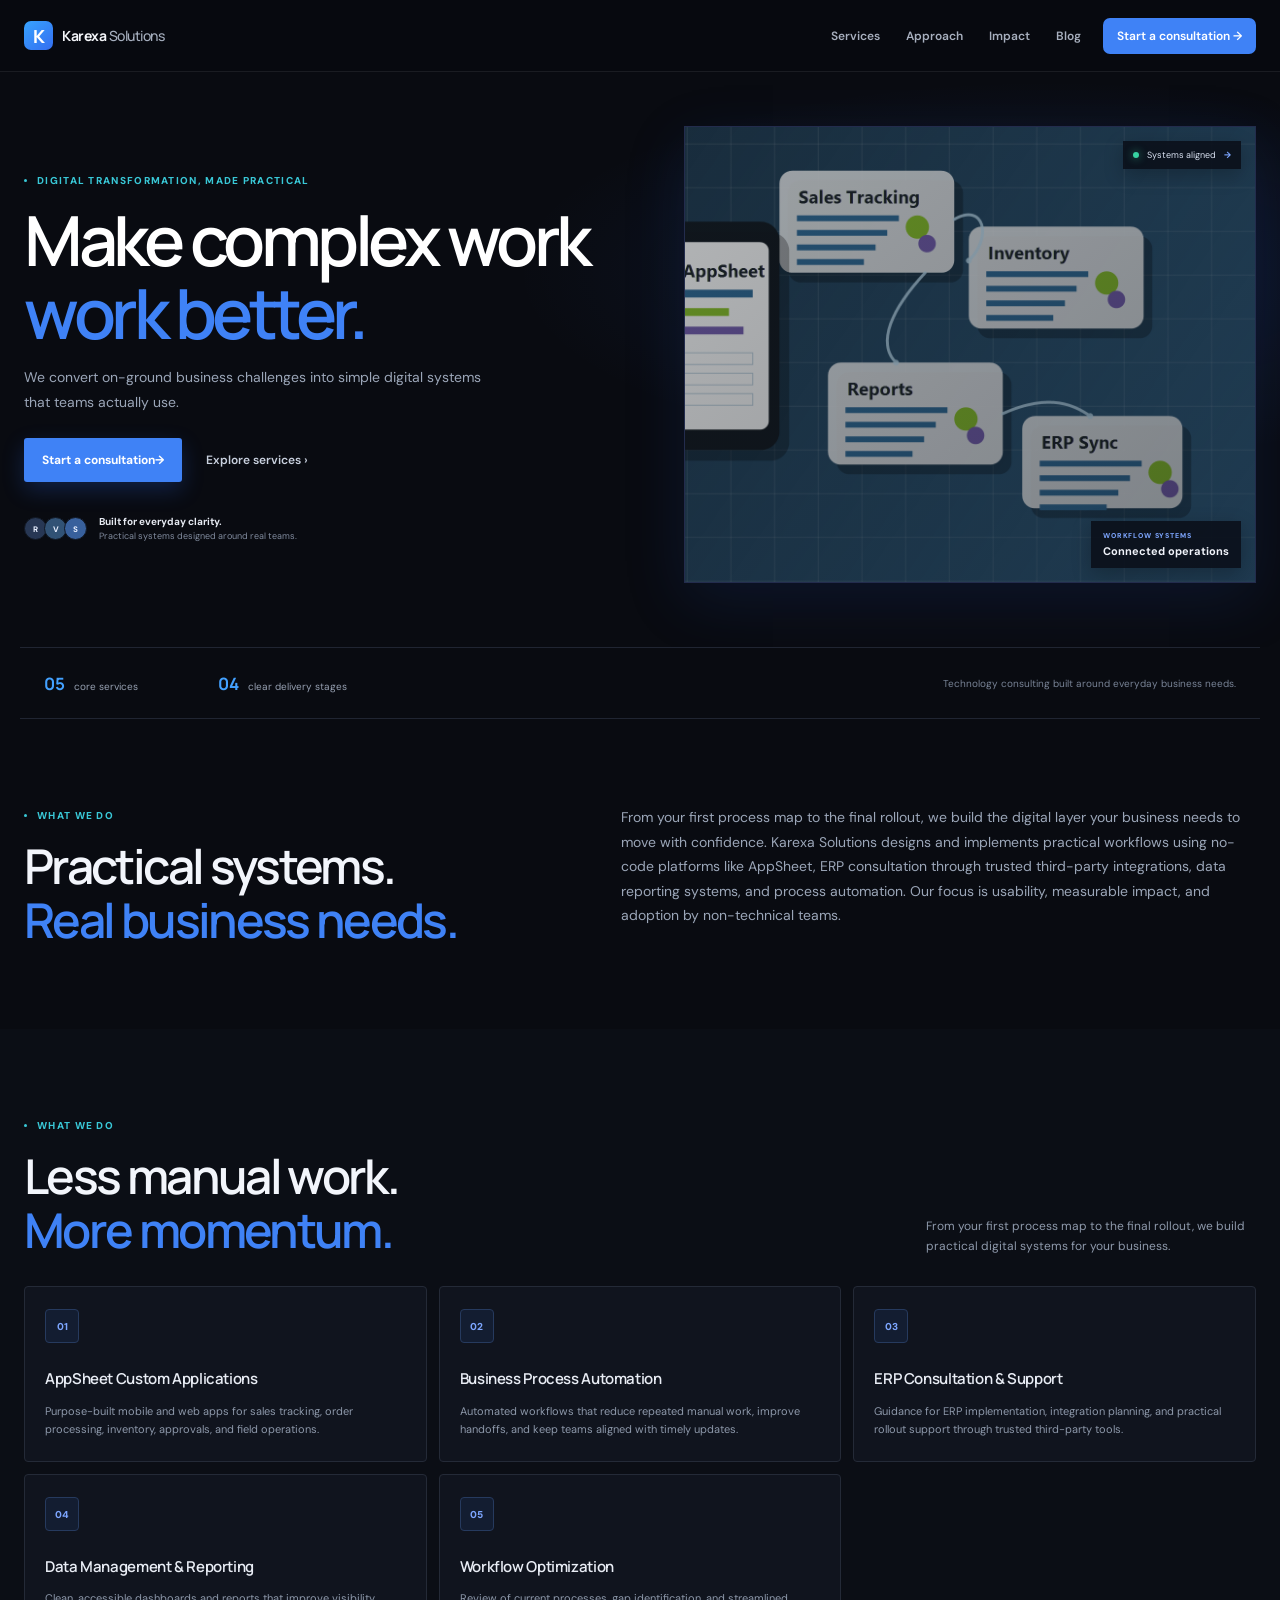
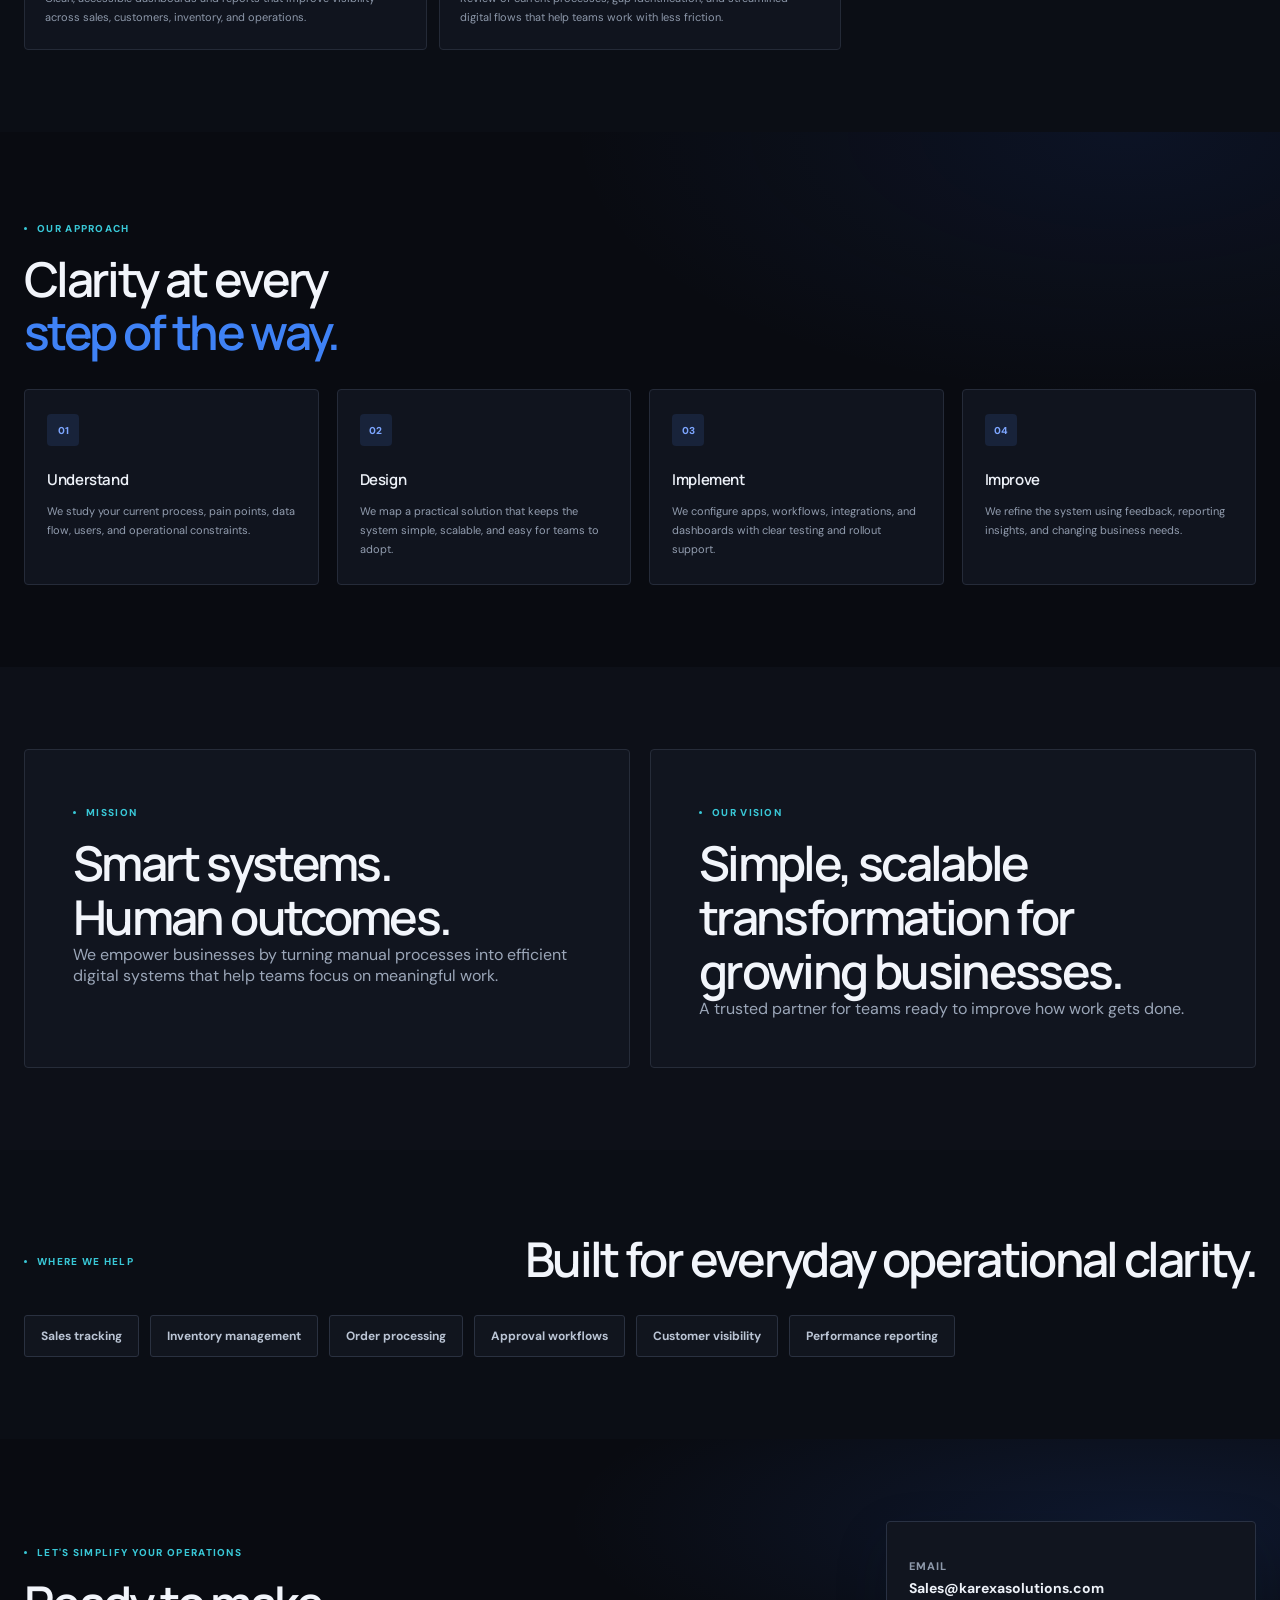
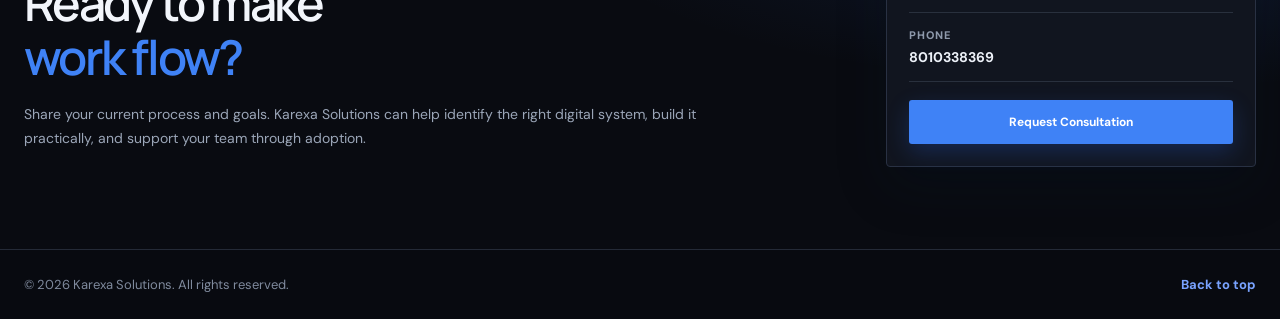
<file: index.html>
<!doctype html>
<html lang="en">
  <head>
    <meta charset="utf-8" />
    <meta name="viewport" content="width=device-width, initial-scale=1" />
    <title>Karexa Solutions | Smart Digital Workflows for Growing Businesses</title>
    <meta
      name="description"
      content="Karexa Solutions helps small and growing businesses move from manual operations to simple, scalable digital systems using AppSheet, automation, ERP support, and reporting."
    />
    <link rel="stylesheet" href="site.css?v=reference-dark-redesign-20261020" />
  </head>
  <body>
    <header class="site-header">
      <a class="brand" href="index.html" aria-label="Karexa Solutions home">
        <span class="brand-mark" aria-hidden="true">K</span>
        <span class="brand-name">Karexa <span>Solutions</span></span>
      </a>
      <button class="menu-toggle" type="button" aria-expanded="false" aria-controls="site-nav">
        <span></span>
        <span></span>
        <span></span>
      </button>
      <nav id="site-nav" class="site-nav" aria-label="Primary navigation">
        <a href="services.html">Services</a>
        <a href="approach.html">Approach</a>
        <a href="impact.html">Impact</a>
        <a href="blog.html">Blog</a>
        <a href="contact.html">Start a consultation <span aria-hidden="true">→</span></a>
      </nav>
    </header>

    <main id="top">
      <section class="hero" aria-labelledby="hero-title">
        <div class="hero-content">
          <p class="eyebrow">Digital transformation, made practical</p>
          <h1 id="hero-title">Make complex work <span class="hero-highlight">work better.</span></h1>
          <p class="hero-copy">
            We convert on-ground business challenges into simple digital systems that teams actually use.
          </p>
          <div class="hero-actions">
            <a class="button primary" href="contact.html#inquiry-form">Start a consultation <span aria-hidden="true">→</span></a>
            <a class="text-link" href="services.html">Explore services <span aria-hidden="true">›</span></a>
          </div>
          <div class="hero-proof">
            <div class="proof-avatars" aria-hidden="true"><span>R</span><span>V</span><span>S</span></div>
            <p><strong>Built for everyday clarity.</strong><br />Practical systems designed around real teams.</p>
          </div>
        </div>
        <div class="hero-visual">
          <img src="assets/karexa-workflow-hero.png" alt="Connected AppSheet, sales, inventory, reporting, and ERP workflows" />
          <div class="visual-status"><span></span> Systems aligned <strong>→</strong></div>
          <div class="visual-caption"><span>WORKFLOW SYSTEMS</span><strong>Connected operations</strong></div>
        </div>
      </section>

      <section class="metrics-strip" aria-label="Karexa at a glance">
        <div><strong>05</strong><span>core services</span></div>
        <div><strong>04</strong><span>clear delivery stages</span></div>
        <p>Technology consulting built around everyday business needs.</p>
      </section>

      <section class="intro" aria-label="Company overview">
        <div class="intro-text">
          <span class="section-kicker">What we do</span>
          <h2>Practical systems.<br /><span class="accent-text">Real business needs.</span></h2>
        </div>
        <p>
          From your first process map to the final rollout, we build the digital layer your business needs to move with confidence.
          Karexa Solutions designs and implements practical workflows using no-code platforms like AppSheet,
          ERP consultation through trusted third-party integrations, data reporting systems, and process automation.
          Our focus is usability, measurable impact, and adoption by non-technical teams.
        </p>
      </section>

      <section id="services" class="section">
        <div class="section-head">
          <div>
            <span class="section-kicker">What we do</span>
            <h2>Less manual work.<br /><span class="accent-text">More momentum.</span></h2>
          </div>
          <p>From your first process map to the final rollout, we build practical digital systems for your business.</p>
        </div>
        <div class="service-grid">
          <article class="service-card">
            <span class="service-icon">01</span>
            <h3>AppSheet Custom Applications</h3>
            <p>Purpose-built mobile and web apps for sales tracking, order processing, inventory, approvals, and field operations.</p>
          </article>
          <article class="service-card">
            <span class="service-icon">02</span>
            <h3>Business Process Automation</h3>
            <p>Automated workflows that reduce repeated manual work, improve handoffs, and keep teams aligned with timely updates.</p>
          </article>
          <article class="service-card">
            <span class="service-icon">03</span>
            <h3>ERP Consultation & Support</h3>
            <p>Guidance for ERP implementation, integration planning, and practical rollout support through trusted third-party tools.</p>
          </article>
          <article class="service-card">
            <span class="service-icon">04</span>
            <h3>Data Management & Reporting</h3>
            <p>Clean, accessible dashboards and reports that improve visibility across sales, customers, inventory, and operations.</p>
          </article>
          <article class="service-card">
            <span class="service-icon">05</span>
            <h3>Workflow Optimization</h3>
            <p>Review of current processes, gap identification, and streamlined digital flows that help teams work with less friction.</p>
          </article>
        </div>
      </section>

      <section id="approach" class="approach">
        <div class="section-head">
          <span class="section-kicker">Our approach</span>
          <h2>Clarity at every<br /><span class="accent-text">step of the way.</span></h2>
        </div>
        <div class="steps">
          <article>
            <span>01</span>
            <h3>Understand</h3>
            <p>We study your current process, pain points, data flow, users, and operational constraints.</p>
          </article>
          <article>
            <span>02</span>
            <h3>Design</h3>
            <p>We map a practical solution that keeps the system simple, scalable, and easy for teams to adopt.</p>
          </article>
          <article>
            <span>03</span>
            <h3>Implement</h3>
            <p>We configure apps, workflows, integrations, and dashboards with clear testing and rollout support.</p>
          </article>
          <article>
            <span>04</span>
            <h3>Improve</h3>
            <p>We refine the system using feedback, reporting insights, and changing business needs.</p>
          </article>
        </div>
      </section>

      <section id="impact" class="impact">
        <div>
          <span class="section-kicker">Mission</span>
          <h2>Smart systems.<br />Human outcomes.</h2>
          <p>We empower businesses by turning manual processes into efficient digital systems that help teams focus on meaningful work.</p>
        </div>
        <div>
          <span class="section-kicker">Our vision</span>
          <h2>Simple, scalable transformation for growing businesses.</h2>
          <p>A trusted partner for teams ready to improve how work gets done.</p>
        </div>
      </section>

      <section class="use-cases section">
        <div class="section-head">
          <span class="section-kicker">Where we help</span>
          <h2>Built for everyday operational clarity.</h2>
        </div>
        <div class="use-case-list">
          <span>Sales tracking</span>
          <span>Inventory management</span>
          <span>Order processing</span>
          <span>Approval workflows</span>
          <span>Customer visibility</span>
          <span>Performance reporting</span>
        </div>
      </section>

      <section id="contact" class="contact">
        <div>
          <span class="section-kicker">Let's simplify your operations</span>
          <h2>Ready to make<br /><span class="accent-text">work flow?</span></h2>
          <p>
            Share your current process and goals. Karexa Solutions can help identify the right digital system,
            build it practically, and support your team through adoption.
          </p>
        </div>
        <div class="contact-panel">
          <a class="contact-line" href="mailto:Sales@karexasolutions.com">
            <span>Email</span>
            <strong>Sales@karexasolutions.com</strong>
          </a>
          <a class="contact-line" href="tel:+918010338369">
            <span>Phone</span>
            <strong>8010338369</strong>
          </a>
          <a class="button primary full" href="mailto:Sales@karexasolutions.com?subject=Digital%20Transformation%20Consultation">Request Consultation</a>
        </div>
      </section>
    </main>

    <footer class="footer">
      <p>&copy; <span id="year"></span> Karexa Solutions. All rights reserved.</p>
      <a href="#top">Back to top</a>
    </footer>

    <script src="site.js"></script>
  </body>
</html>
</file>
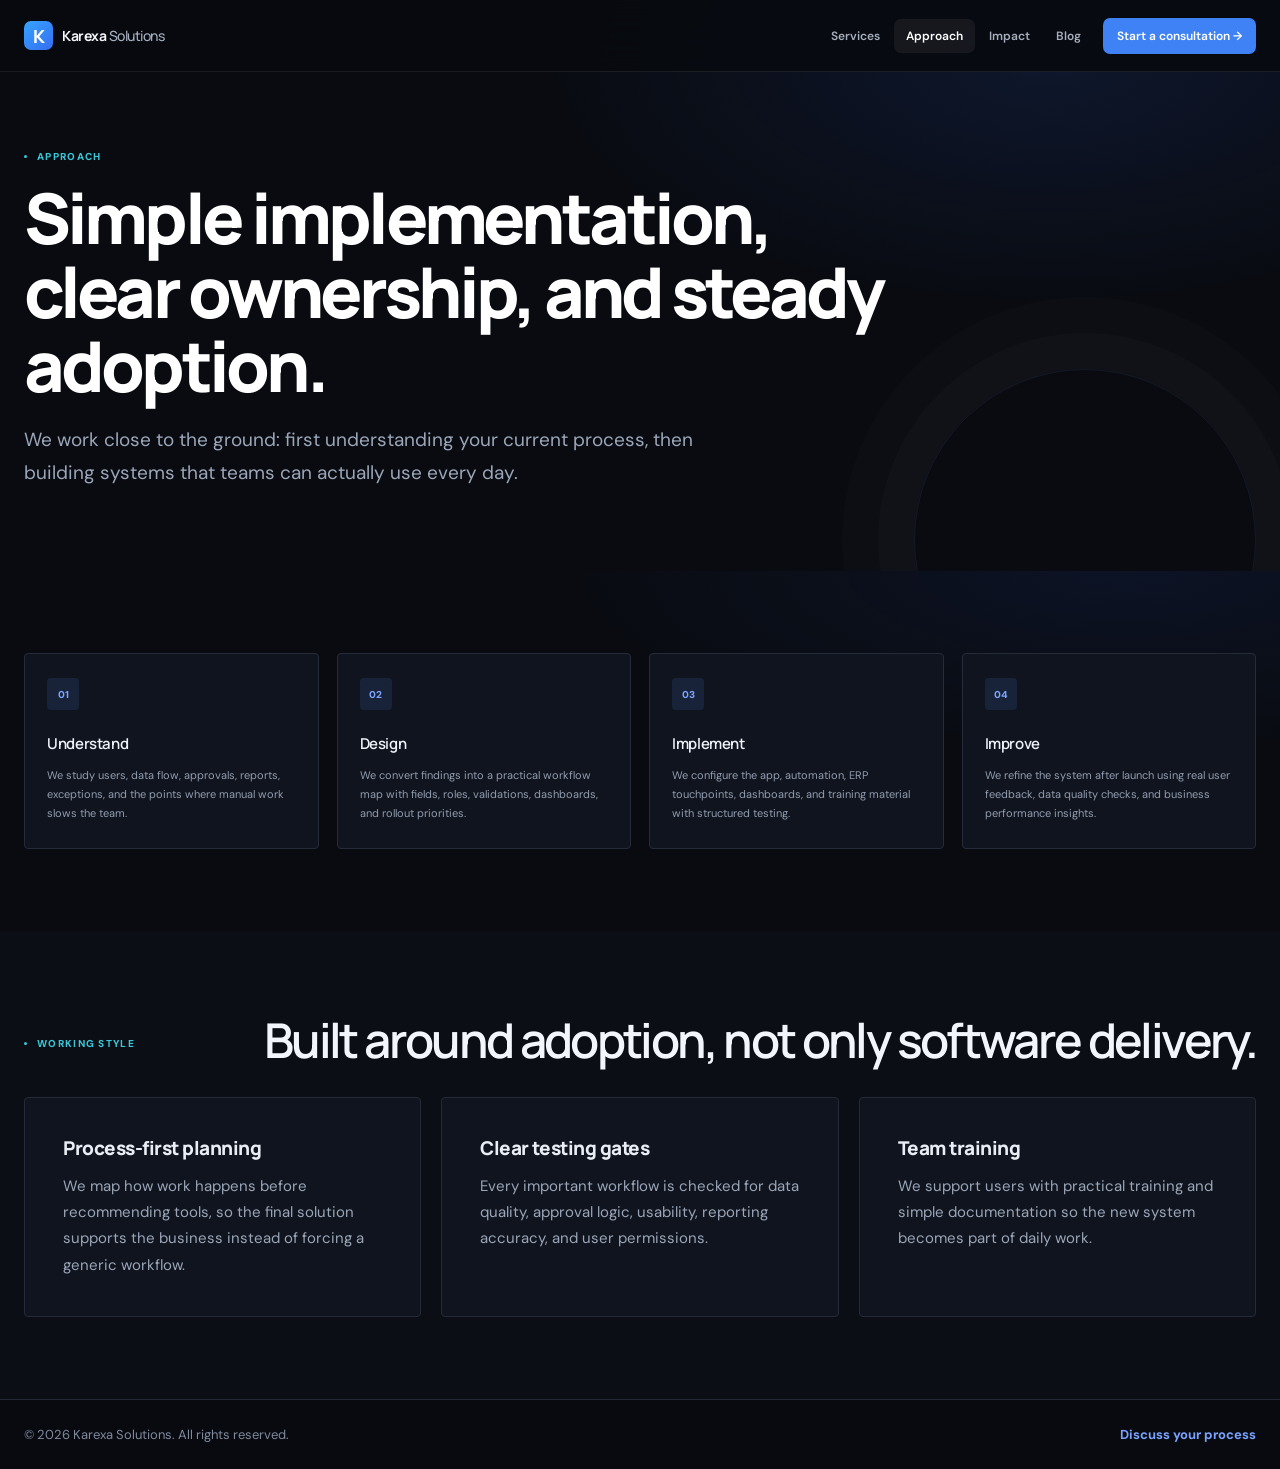
<file: approach.html>
<!doctype html>
<html lang="en">
  <head>
    <meta charset="utf-8" />
    <meta name="viewport" content="width=device-width, initial-scale=1" />
    <title>Approach | Karexa Solutions</title>
    <meta
      name="description"
      content="Learn how Karexa Solutions studies, designs, implements, and improves digital workflows for small and growing businesses."
    />
    <link rel="stylesheet" href="site.css?v=reference-dark-redesign-20261020" />
  </head>
  <body>
    <header class="site-header">
      <a class="brand" href="index.html" aria-label="Karexa Solutions home">
        <span class="brand-mark" aria-hidden="true">K</span>
        <span class="brand-name">Karexa <span>Solutions</span></span>
      </a>
      <button class="menu-toggle" type="button" aria-expanded="false" aria-controls="site-nav">
        <span></span>
        <span></span>
        <span></span>
      </button>
      <nav id="site-nav" class="site-nav" aria-label="Primary navigation">
        <a href="services.html">Services</a>
        <a class="active" href="approach.html">Approach</a>
        <a href="impact.html">Impact</a>
        <a href="blog.html">Blog</a>
        <a href="contact.html">Start a consultation <span aria-hidden="true">→</span></a>
      </nav>
    </header>

    <main>
      <section class="page-hero">
        <span class="section-kicker">Approach</span>
        <h1>Simple implementation, clear ownership, and steady adoption.</h1>
        <p>
          We work close to the ground: first understanding your current process,
          then building systems that teams can actually use every day.
        </p>
      </section>

      <section class="approach process-page">
        <div class="steps">
          <article>
            <span>01</span>
            <h3>Understand</h3>
            <p>We study users, data flow, approvals, reports, exceptions, and the points where manual work slows the team.</p>
          </article>
          <article>
            <span>02</span>
            <h3>Design</h3>
            <p>We convert findings into a practical workflow map with fields, roles, validations, dashboards, and rollout priorities.</p>
          </article>
          <article>
            <span>03</span>
            <h3>Implement</h3>
            <p>We configure the app, automation, ERP touchpoints, dashboards, and training material with structured testing.</p>
          </article>
          <article>
            <span>04</span>
            <h3>Improve</h3>
            <p>We refine the system after launch using real user feedback, data quality checks, and business performance insights.</p>
          </article>
        </div>
      </section>

      <section class="section">
        <div class="section-head">
          <span class="section-kicker">Working style</span>
          <h2>Built around adoption, not only software delivery.</h2>
        </div>
        <div class="feature-list">
          <article>
            <h3>Process-first planning</h3>
            <p>We map how work happens before recommending tools, so the final solution supports the business instead of forcing a generic workflow.</p>
          </article>
          <article>
            <h3>Clear testing gates</h3>
            <p>Every important workflow is checked for data quality, approval logic, usability, reporting accuracy, and user permissions.</p>
          </article>
          <article>
            <h3>Team training</h3>
            <p>We support users with practical training and simple documentation so the new system becomes part of daily work.</p>
          </article>
        </div>
      </section>
    </main>

    <footer class="footer">
      <p>&copy; <span id="year"></span> Karexa Solutions. All rights reserved.</p>
      <a href="contact.html">Discuss your process</a>
    </footer>

    <script src="site.js"></script>
  </body>
</html>
</file>
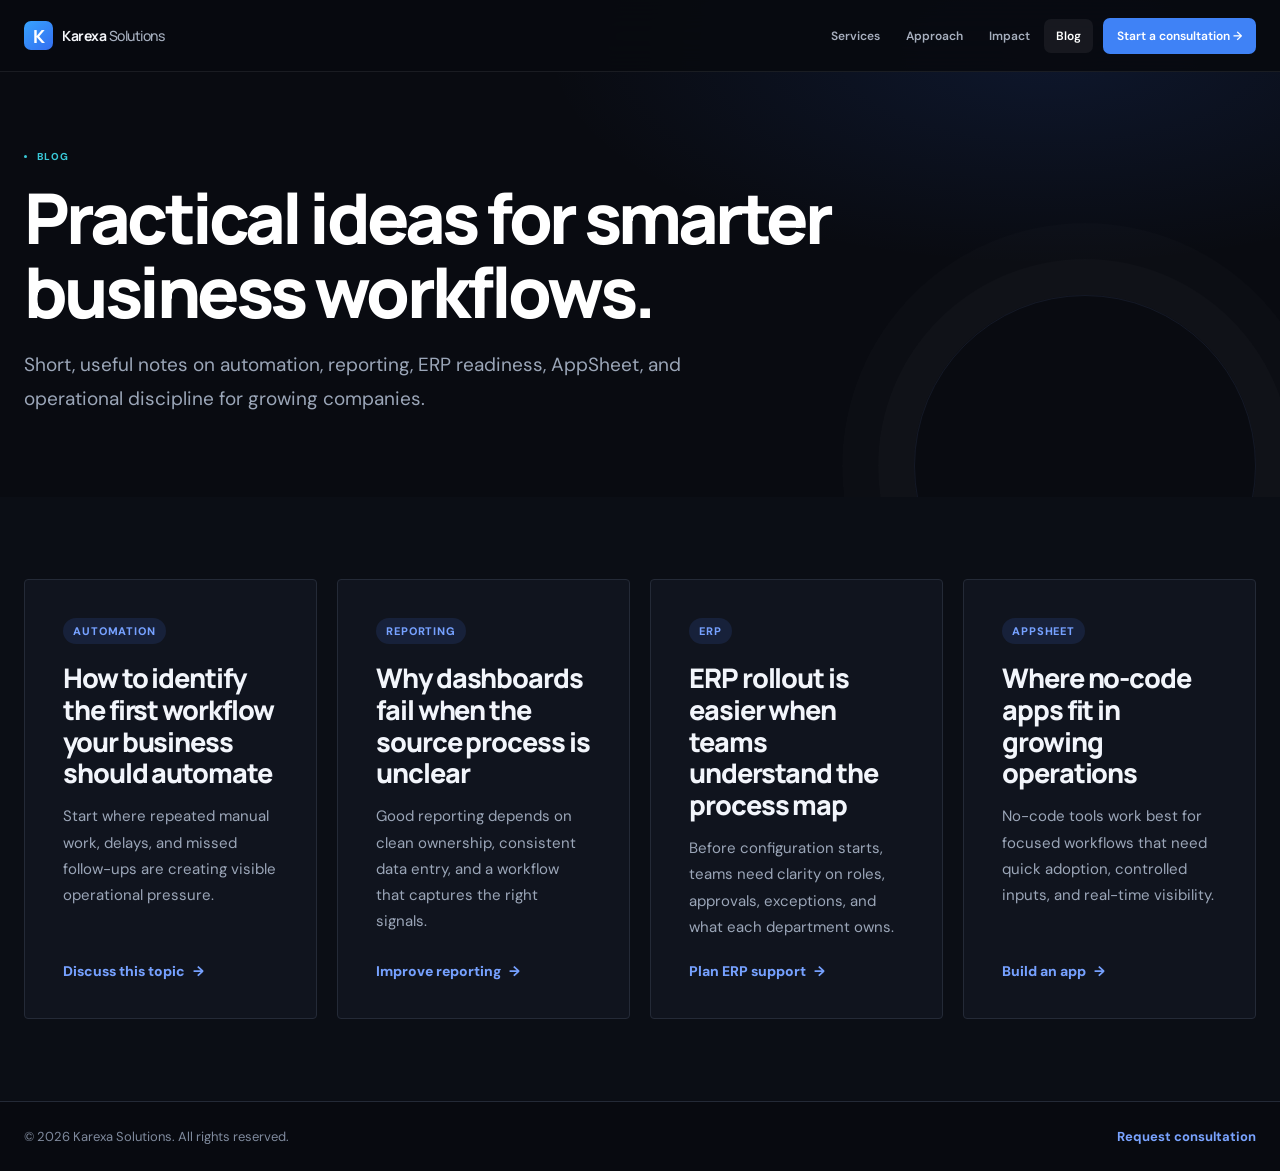
<file: blog.html>
<!doctype html>
<html lang="en">
  <head>
    <meta charset="utf-8" />
    <meta name="viewport" content="width=device-width, initial-scale=1" />
    <title>Blog | Karexa Solutions</title>
    <meta
      name="description"
      content="Read Karexa Solutions insights on AppSheet, workflow automation, ERP rollout, reporting dashboards, and digital transformation for growing businesses."
    />
    <link rel="stylesheet" href="site.css?v=reference-dark-redesign-20261020" />
  </head>
  <body>
    <header class="site-header">
      <a class="brand" href="index.html" aria-label="Karexa Solutions home">
        <span class="brand-mark" aria-hidden="true">K</span>
        <span class="brand-name">Karexa <span>Solutions</span></span>
      </a>
      <button class="menu-toggle" type="button" aria-expanded="false" aria-controls="site-nav">
        <span></span>
        <span></span>
        <span></span>
      </button>
      <nav id="site-nav" class="site-nav" aria-label="Primary navigation">
        <a href="services.html">Services</a>
        <a href="approach.html">Approach</a>
        <a href="impact.html">Impact</a>
        <a class="active" href="blog.html">Blog</a>
        <a href="contact.html">Start a consultation <span aria-hidden="true">→</span></a>
      </nav>
    </header>

    <main>
      <section class="page-hero">
        <span class="section-kicker">Blog</span>
        <h1>Practical ideas for smarter business workflows.</h1>
        <p>
          Short, useful notes on automation, reporting, ERP readiness, AppSheet,
          and operational discipline for growing companies.
        </p>
      </section>

      <section class="section">
        <div class="blog-grid">
          <article class="blog-card">
            <span>Automation</span>
            <h2>How to identify the first workflow your business should automate</h2>
            <p>Start where repeated manual work, delays, and missed follow-ups are creating visible operational pressure.</p>
            <a href="contact.html">Discuss this topic</a>
          </article>
          <article class="blog-card">
            <span>Reporting</span>
            <h2>Why dashboards fail when the source process is unclear</h2>
            <p>Good reporting depends on clean ownership, consistent data entry, and a workflow that captures the right signals.</p>
            <a href="contact.html">Improve reporting</a>
          </article>
          <article class="blog-card">
            <span>ERP</span>
            <h2>ERP rollout is easier when teams understand the process map</h2>
            <p>Before configuration starts, teams need clarity on roles, approvals, exceptions, and what each department owns.</p>
            <a href="contact.html">Plan ERP support</a>
          </article>
          <article class="blog-card">
            <span>AppSheet</span>
            <h2>Where no-code apps fit in growing operations</h2>
            <p>No-code tools work best for focused workflows that need quick adoption, controlled inputs, and real-time visibility.</p>
            <a href="contact.html">Build an app</a>
          </article>
        </div>
      </section>
    </main>

    <footer class="footer">
      <p>&copy; <span id="year"></span> Karexa Solutions. All rights reserved.</p>
      <a href="contact.html">Request consultation</a>
    </footer>

    <script src="site.js"></script>
  </body>
</html>
</file>
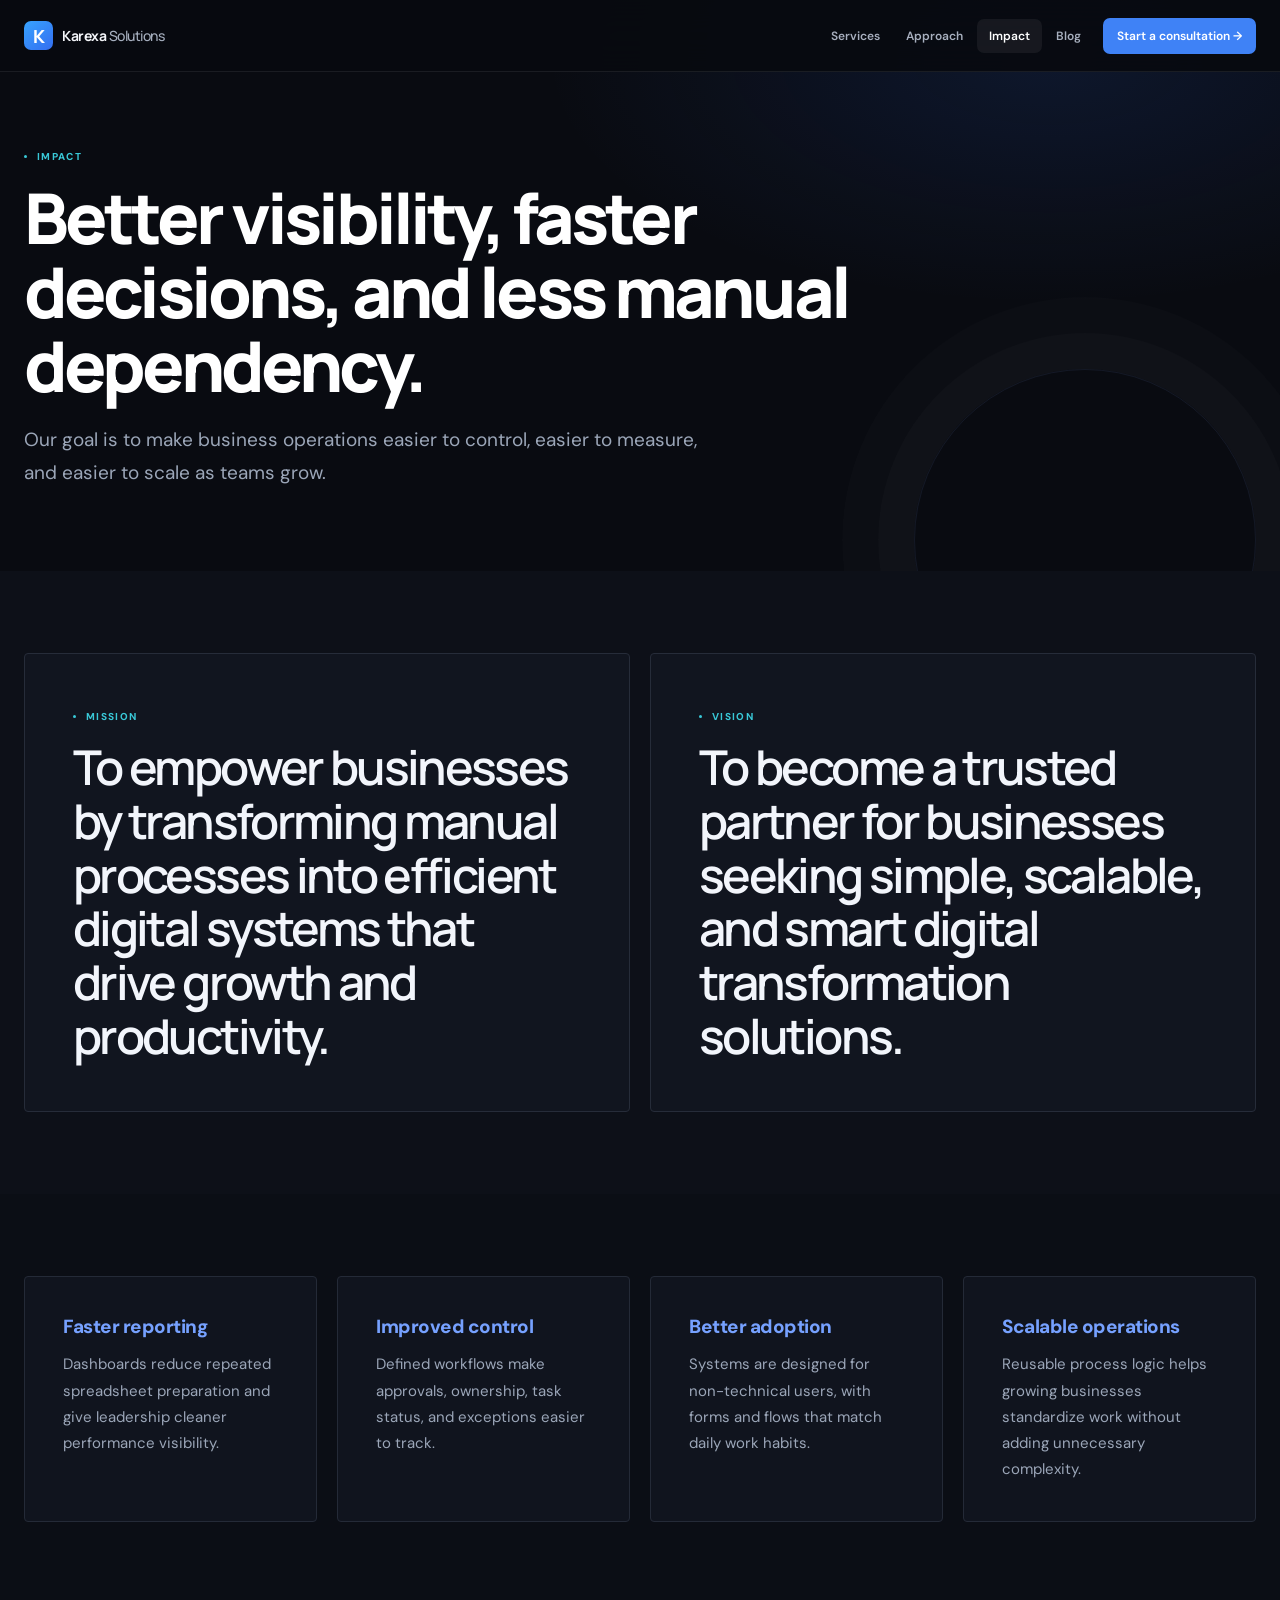
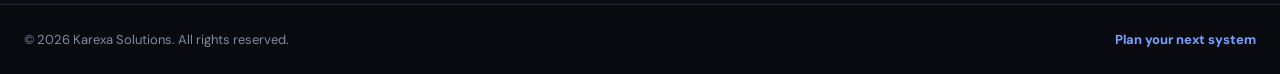
<file: impact.html>
<!doctype html>
<html lang="en">
  <head>
    <meta charset="utf-8" />
    <meta name="viewport" content="width=device-width, initial-scale=1" />
    <title>Impact | Karexa Solutions</title>
    <meta
      name="description"
      content="See the business impact Karexa Solutions targets through digital workflows, automation, dashboards, and ERP support."
    />
    <link rel="stylesheet" href="site.css?v=reference-dark-redesign-20261020" />
  </head>
  <body>
    <header class="site-header">
      <a class="brand" href="index.html" aria-label="Karexa Solutions home">
        <span class="brand-mark" aria-hidden="true">K</span>
        <span class="brand-name">Karexa <span>Solutions</span></span>
      </a>
      <button class="menu-toggle" type="button" aria-expanded="false" aria-controls="site-nav">
        <span></span>
        <span></span>
        <span></span>
      </button>
      <nav id="site-nav" class="site-nav" aria-label="Primary navigation">
        <a href="services.html">Services</a>
        <a href="approach.html">Approach</a>
        <a class="active" href="impact.html">Impact</a>
        <a href="blog.html">Blog</a>
        <a href="contact.html">Start a consultation <span aria-hidden="true">→</span></a>
      </nav>
    </header>

    <main>
      <section class="page-hero">
        <span class="section-kicker">Impact</span>
        <h1>Better visibility, faster decisions, and less manual dependency.</h1>
        <p>
          Our goal is to make business operations easier to control, easier to measure,
          and easier to scale as teams grow.
        </p>
      </section>

      <section class="impact">
        <div>
          <span class="section-kicker">Mission</span>
          <h2>To empower businesses by transforming manual processes into efficient digital systems that drive growth and productivity.</h2>
        </div>
        <div>
          <span class="section-kicker">Vision</span>
          <h2>To become a trusted partner for businesses seeking simple, scalable, and smart digital transformation solutions.</h2>
        </div>
      </section>

      <section class="section">
        <div class="metric-grid">
          <article>
            <strong>Faster reporting</strong>
            <p>Dashboards reduce repeated spreadsheet preparation and give leadership cleaner performance visibility.</p>
          </article>
          <article>
            <strong>Improved control</strong>
            <p>Defined workflows make approvals, ownership, task status, and exceptions easier to track.</p>
          </article>
          <article>
            <strong>Better adoption</strong>
            <p>Systems are designed for non-technical users, with forms and flows that match daily work habits.</p>
          </article>
          <article>
            <strong>Scalable operations</strong>
            <p>Reusable process logic helps growing businesses standardize work without adding unnecessary complexity.</p>
          </article>
        </div>
      </section>
    </main>

    <footer class="footer">
      <p>&copy; <span id="year"></span> Karexa Solutions. All rights reserved.</p>
      <a href="contact.html">Plan your next system</a>
    </footer>

    <script src="site.js"></script>
  </body>
</html>
</file>
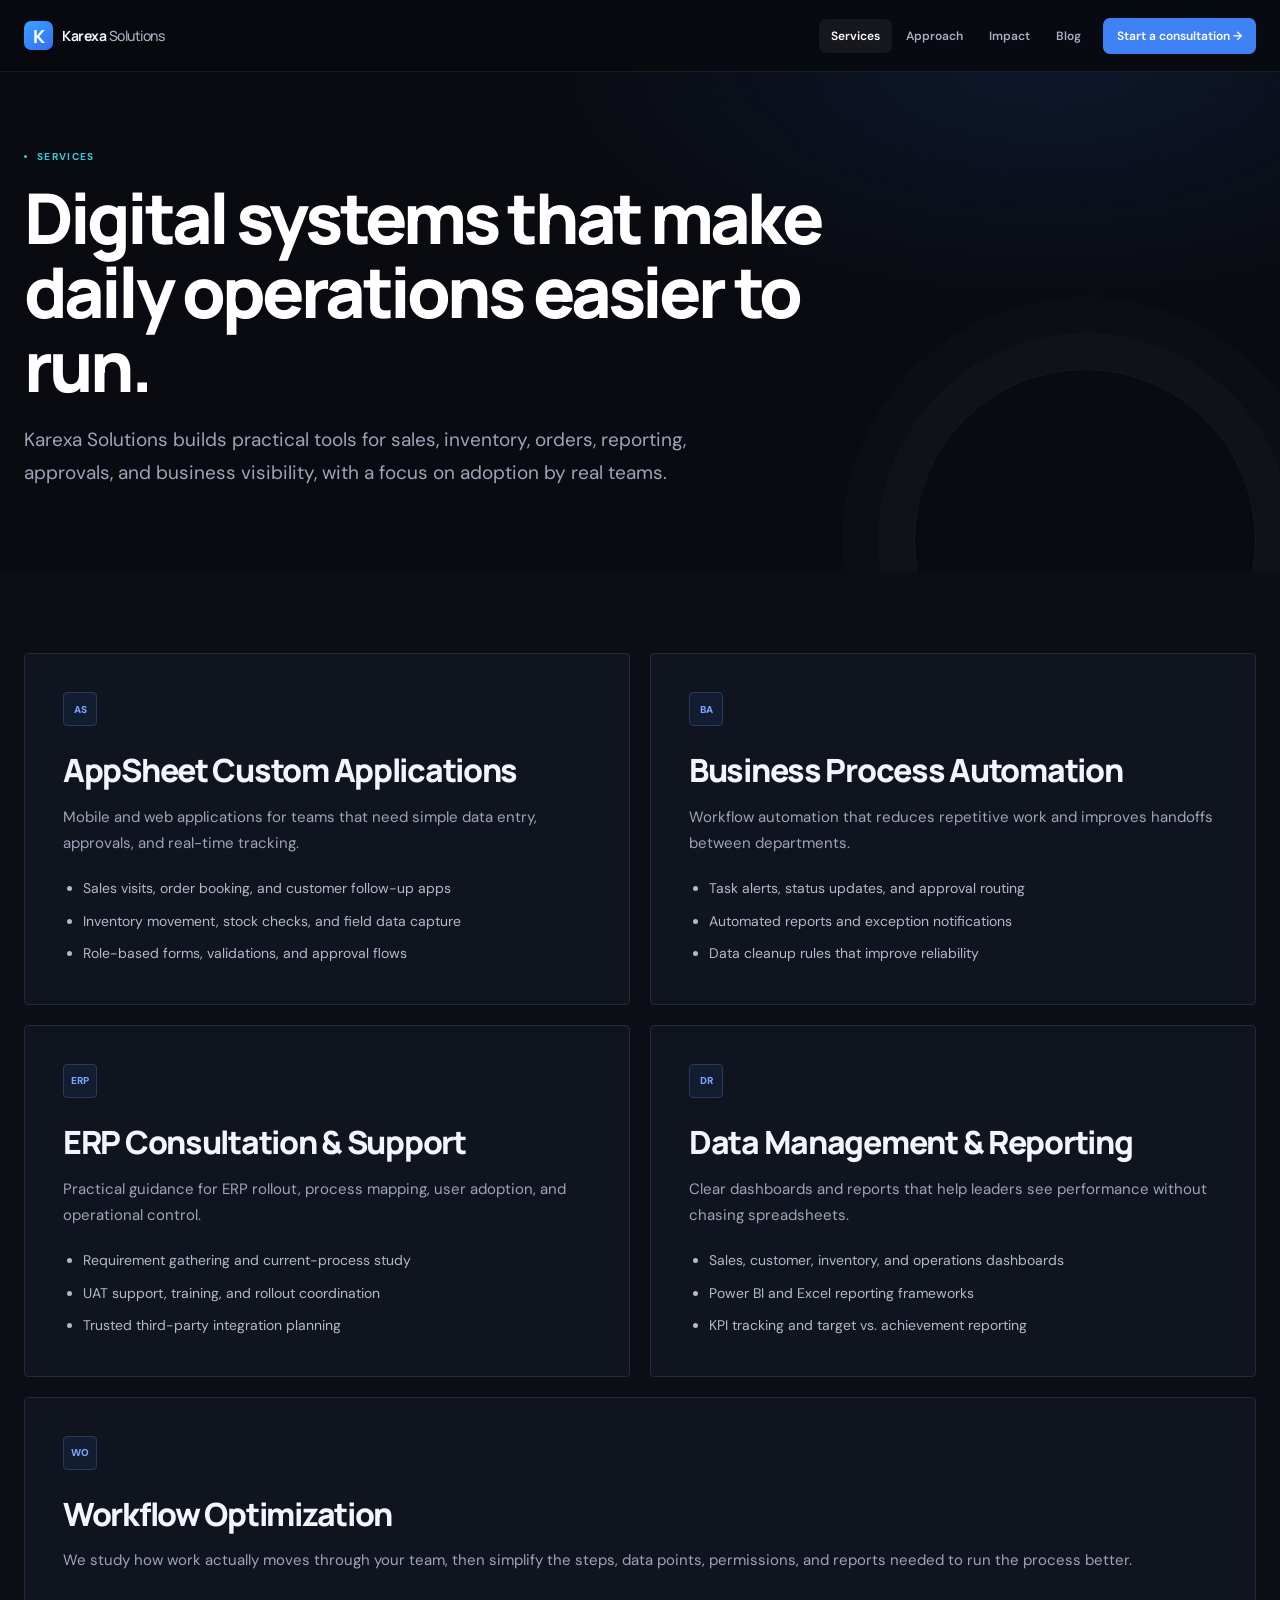
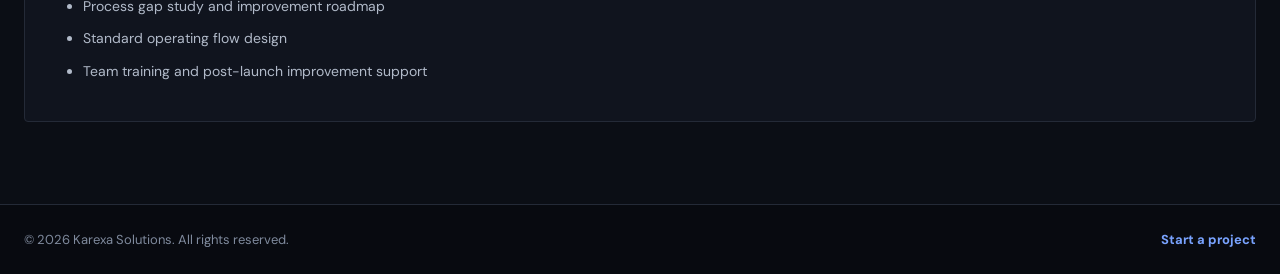
<file: services.html>
<!doctype html>
<html lang="en">
  <head>
    <meta charset="utf-8" />
    <meta name="viewport" content="width=device-width, initial-scale=1" />
    <title>Services | Karexa Solutions</title>
    <meta
      name="description"
      content="Explore Karexa Solutions services for AppSheet apps, business process automation, ERP consultation, dashboards, reporting, and workflow optimization."
    />
    <link rel="stylesheet" href="site.css?v=reference-dark-redesign-20261020" />
  </head>
  <body>
    <header class="site-header">
      <a class="brand" href="index.html" aria-label="Karexa Solutions home">
        <span class="brand-mark" aria-hidden="true">K</span>
        <span class="brand-name">Karexa <span>Solutions</span></span>
      </a>
      <button class="menu-toggle" type="button" aria-expanded="false" aria-controls="site-nav">
        <span></span>
        <span></span>
        <span></span>
      </button>
      <nav id="site-nav" class="site-nav" aria-label="Primary navigation">
        <a class="active" href="services.html">Services</a>
        <a href="approach.html">Approach</a>
        <a href="impact.html">Impact</a>
        <a href="blog.html">Blog</a>
        <a href="contact.html">Start a consultation <span aria-hidden="true">→</span></a>
      </nav>
    </header>

    <main>
      <section class="page-hero">
        <span class="section-kicker">Services</span>
        <h1>Digital systems that make daily operations easier to run.</h1>
        <p>
          Karexa Solutions builds practical tools for sales, inventory, orders, reporting,
          approvals, and business visibility, with a focus on adoption by real teams.
        </p>
      </section>

      <section class="section">
        <div class="detail-grid">
          <article class="detail-card">
            <span class="service-icon">AS</span>
            <h2>AppSheet Custom Applications</h2>
            <p>Mobile and web applications for teams that need simple data entry, approvals, and real-time tracking.</p>
            <ul>
              <li>Sales visits, order booking, and customer follow-up apps</li>
              <li>Inventory movement, stock checks, and field data capture</li>
              <li>Role-based forms, validations, and approval flows</li>
            </ul>
          </article>
          <article class="detail-card">
            <span class="service-icon">BA</span>
            <h2>Business Process Automation</h2>
            <p>Workflow automation that reduces repetitive work and improves handoffs between departments.</p>
            <ul>
              <li>Task alerts, status updates, and approval routing</li>
              <li>Automated reports and exception notifications</li>
              <li>Data cleanup rules that improve reliability</li>
            </ul>
          </article>
          <article class="detail-card">
            <span class="service-icon">ERP</span>
            <h2>ERP Consultation & Support</h2>
            <p>Practical guidance for ERP rollout, process mapping, user adoption, and operational control.</p>
            <ul>
              <li>Requirement gathering and current-process study</li>
              <li>UAT support, training, and rollout coordination</li>
              <li>Trusted third-party integration planning</li>
            </ul>
          </article>
          <article class="detail-card">
            <span class="service-icon">DR</span>
            <h2>Data Management & Reporting</h2>
            <p>Clear dashboards and reports that help leaders see performance without chasing spreadsheets.</p>
            <ul>
              <li>Sales, customer, inventory, and operations dashboards</li>
              <li>Power BI and Excel reporting frameworks</li>
              <li>KPI tracking and target vs. achievement reporting</li>
            </ul>
          </article>
          <article class="detail-card wide">
            <span class="service-icon">WO</span>
            <h2>Workflow Optimization</h2>
            <p>
              We study how work actually moves through your team, then simplify the steps,
              data points, permissions, and reports needed to run the process better.
            </p>
            <ul>
              <li>Process gap study and improvement roadmap</li>
              <li>Standard operating flow design</li>
              <li>Team training and post-launch improvement support</li>
            </ul>
          </article>
        </div>
      </section>
    </main>

    <footer class="footer">
      <p>&copy; <span id="year"></span> Karexa Solutions. All rights reserved.</p>
      <a href="contact.html#inquiry-form">Start a project</a>
    </footer>

    <script src="site.js"></script>
  </body>
</html>
</file>
<file: site.css>
@import url("https://fonts.googleapis.com/css2?family=DM+Sans:wght@400;500;600;700&family=Manrope:wght@400;500;600;700;800&display=swap");

:root {
  color-scheme: light;
  --ink: #11285f;
  --muted: #667085;
  --line: #d9e5f5;
  --paper: #ffffff;
  --mist: #f5f9fd;
  --teal: #27c7bd;
  --teal-dark: #0ba7bd;
  --blue: #176bd6;
  --navy: #173783;
  --deep-navy: #071e55;
  --gold: #27c7bd;
  --shadow: 0 22px 60px rgba(13, 45, 105, 0.14);
  --soft-shadow: 0 12px 32px rgba(13, 45, 105, 0.07);
  --content-width: 1240px;
  font-family: "DM Sans", ui-sans-serif, system-ui, -apple-system, BlinkMacSystemFont, "Segoe UI", sans-serif;
  font-synthesis: none;
  text-rendering: optimizeLegibility;
  -webkit-font-smoothing: antialiased;
  -moz-osx-font-smoothing: grayscale;
}

* {
  box-sizing: border-box;
}

html {
  scroll-behavior: smooth;
  scroll-padding-top: 92px;
}

body {
  margin: 0;
  color: var(--ink);
  background: var(--paper);
}

body.nav-open {
  overflow: hidden;
}

a {
  color: inherit;
}

button,
input,
select,
textarea {
  font: inherit;
}

.site-header {
  position: fixed;
  inset: 0 0 auto;
  z-index: 20;
  display: flex;
  align-items: center;
  justify-content: space-between;
  gap: 28px;
  height: 76px;
  padding: 0 max(24px, calc((100vw - var(--content-width)) / 2));
  border-bottom: 1px solid rgba(225, 233, 237, 0.86);
  background: rgba(255, 255, 255, 0.94);
  box-shadow: 0 5px 24px rgba(20, 43, 59, 0.045);
  backdrop-filter: blur(18px);
}

.brand {
  display: inline-flex;
  align-items: center;
  min-width: 0;
  text-decoration: none;
}

.brand-logo {
  display: block;
  width: clamp(138px, 15vw, 170px);
  height: auto;
}

.site-nav {
  display: flex;
  align-items: center;
  gap: 5px;
}

.site-nav a {
  padding: 10px 13px;
  border-radius: 7px;
  color: #425a69;
  font-size: 14px;
  font-weight: 700;
  text-decoration: none;
  transition: color 160ms ease, background 160ms ease;
}

.site-nav a:hover,
.site-nav a:focus-visible {
  color: var(--teal-dark);
  background: #edf8f6;
  outline: none;
}

.site-nav a.active {
  color: var(--teal-dark);
  background: #e8f5f3;
}

.site-nav a:last-child {
  margin-left: 8px;
  padding-right: 18px;
  padding-left: 18px;
  color: #ffffff;
  background: var(--teal-dark);
  box-shadow: 0 5px 14px rgba(8, 123, 116, 0.18);
}

.site-nav a:last-child:hover,
.site-nav a:last-child:focus-visible {
  color: #ffffff;
  background: #066a64;
}

.menu-toggle {
  display: none;
  width: 44px;
  height: 44px;
  padding: 0;
  border: 1px solid var(--line);
  border-radius: 9px;
  background: #ffffff;
  cursor: pointer;
}

.menu-toggle span {
  display: block;
  width: 19px;
  height: 2px;
  margin: 5px auto;
  border-radius: 2px;
  background: var(--navy);
}

.hero {
  position: relative;
  display: grid;
  align-items: start;
  min-height: 710px;
  padding: max(128px, calc(76px + 28.125vw + 46px)) max(24px, calc((100vw - var(--content-width)) / 2)) 88px;
  overflow: hidden;
  color: #ffffff;
  background:
    linear-gradient(
      180deg,
      rgba(7, 30, 85, 0) 0,
      rgba(7, 30, 85, 0) calc(76px + 28.125vw - 90px),
      rgba(7, 30, 85, 0.96) calc(76px + 28.125vw + 68px),
      #071e55 100%
    ),
    url("assets/karexa-cover-web.png") center 76px / 100% auto no-repeat,
    linear-gradient(135deg, #173783 0%, #071e55 72%, #0b5275 100%);
}

.hero-content {
  position: relative;
  z-index: 1;
  width: min(100%, 790px);
}

.eyebrow,
.section-kicker {
  display: inline-flex;
  align-items: center;
  gap: 10px;
  margin: 0 0 16px;
  color: var(--teal);
  font-size: 12px;
  font-weight: 800;
  letter-spacing: 0.12em;
  line-height: 1.5;
  text-transform: uppercase;
}

.eyebrow::before,
.section-kicker::before {
  width: 26px;
  height: 2px;
  flex: 0 0 auto;
  border-radius: 2px;
  background: currentColor;
  content: "";
}

h1,
h2,
h3,
p {
  margin: 0;
}

h1,
h2,
h3 {
  font-family: Manrope, "DM Sans", ui-sans-serif, system-ui, sans-serif;
}

h1 {
  max-width: 780px;
  font-size: clamp(48px, 7vw, 82px);
  font-weight: 800;
  letter-spacing: -0.055em;
  line-height: 1.02;
}

.hero-copy {
  max-width: 700px;
  margin-top: 23px;
  color: rgba(255, 255, 255, 0.78);
  font-size: clamp(17px, 1.8vw, 20px);
  line-height: 1.75;
}

.hero-actions {
  display: flex;
  flex-wrap: wrap;
  gap: 12px;
  margin-top: 30px;
}

.button {
  display: inline-flex;
  min-height: 50px;
  align-items: center;
  justify-content: center;
  padding: 0 22px;
  border: 1px solid transparent;
  border-radius: 7px;
  font-size: 14px;
  font-weight: 800;
  text-align: center;
  text-decoration: none;
  transition: transform 160ms ease, background 160ms ease, box-shadow 160ms ease;
}

.button:hover {
  transform: translateY(-2px);
}

.button.primary {
  color: #ffffff;
  background: var(--teal);
  box-shadow: 0 9px 22px rgba(12, 155, 145, 0.22);
}

.button.primary:hover {
  background: var(--teal-dark);
  box-shadow: 0 12px 28px rgba(12, 155, 145, 0.28);
}

.button.secondary {
  color: #ffffff;
  border-color: rgba(255, 255, 255, 0.34);
  background: rgba(255, 255, 255, 0.06);
}

.button.secondary:hover {
  background: rgba(255, 255, 255, 0.13);
}

.button.full {
  width: 100%;
}

.page-hero {
  position: relative;
  padding: 154px max(24px, calc((100vw - var(--content-width)) / 2)) 82px;
  overflow: hidden;
  color: #ffffff;
  background:
    radial-gradient(ellipse at 83% 0%, rgba(39, 199, 189, 0.18), transparent 33%),
    linear-gradient(125deg, #071e55 0%, #173783 62%, #0b5275 100%);
}

.page-hero::after {
  position: absolute;
  right: max(24px, calc((100vw - var(--content-width)) / 2));
  bottom: -140px;
  width: 340px;
  height: 340px;
  border: 1px solid rgba(255, 255, 255, 0.09);
  border-radius: 50%;
  box-shadow: 0 0 0 36px rgba(255, 255, 255, 0.025), 0 0 0 72px rgba(255, 255, 255, 0.02);
  content: "";
  pointer-events: none;
}

.page-hero h1 {
  position: relative;
  z-index: 1;
  max-width: 900px;
  font-size: clamp(40px, 6vw, 70px);
  line-height: 1.06;
}

.page-hero p {
  position: relative;
  z-index: 1;
  max-width: 710px;
  margin-top: 20px;
  color: rgba(255, 255, 255, 0.76);
  font-size: clamp(16px, 1.7vw, 19px);
  line-height: 1.75;
}

.page-hero .section-kicker {
  position: relative;
  z-index: 1;
}

.intro,
.section,
.approach,
.impact,
.contact {
  padding: 88px max(24px, calc((100vw - var(--content-width)) / 2));
}

.intro {
  display: grid;
  grid-template-columns: minmax(0, 0.9fr) minmax(0, 1.1fr);
  gap: clamp(30px, 6vw, 86px);
  align-items: start;
  background: var(--mist);
}

.intro h2,
.section-head h2,
.impact h2,
.contact h2 {
  font-size: clamp(29px, 3.6vw, 46px);
  font-weight: 800;
  letter-spacing: -0.045em;
  line-height: 1.16;
}

.intro p,
.service-card p,
.steps p,
.contact p {
  color: var(--muted);
  font-size: 16px;
  line-height: 1.8;
}

.intro p {
  max-width: 650px;
  padding-top: 4px;
}

.section-head {
  max-width: 790px;
  margin-bottom: 38px;
}

.section-head h2 {
  color: var(--ink);
}

.service-grid {
  display: grid;
  grid-template-columns: repeat(5, minmax(0, 1fr));
  gap: 16px;
}

.service-card {
  min-width: 0;
  padding: 26px 22px;
  border: 1px solid var(--line);
  border-radius: 10px;
  background: #ffffff;
  box-shadow: var(--soft-shadow);
  transition: transform 180ms ease, box-shadow 180ms ease, border-color 180ms ease;
}

.service-card:hover,
.detail-card:hover,
.blog-card:hover,
.feature-list article:hover {
  transform: translateY(-4px);
  border-color: #c6dedb;
  box-shadow: var(--shadow);
}

.service-icon {
  display: grid;
  width: 48px;
  height: 48px;
  place-items: center;
  margin-bottom: 22px;
  border: 1px solid #d6efec;
  border-radius: 10px;
  color: var(--teal-dark);
  background: #eff9f7;
  font-size: 13px;
  font-weight: 800;
}

.service-card:nth-child(2) .service-icon {
  color: #2d61a8;
  border-color: #dce8f6;
  background: #f1f6fc;
}

.service-card:nth-child(3) .service-icon {
  color: #94620f;
  border-color: #f4e8ca;
  background: #fff9eb;
}

.service-card h3,
.steps h3 {
  margin-bottom: 12px;
  font-size: 18px;
  font-weight: 800;
  letter-spacing: -0.025em;
  line-height: 1.35;
}

.service-card p {
  font-size: 14px;
  line-height: 1.7;
}

.detail-grid,
.blog-grid,
.metric-grid,
.feature-list {
  display: grid;
  gap: 20px;
}

.detail-grid {
  grid-template-columns: repeat(2, minmax(0, 1fr));
}

.detail-card,
.blog-card,
.metric-grid article,
.feature-list article {
  min-width: 0;
  padding: clamp(26px, 3.2vw, 38px);
  border: 1px solid var(--line);
  border-radius: 10px;
  background: #ffffff;
  box-shadow: var(--soft-shadow);
  transition: transform 180ms ease, box-shadow 180ms ease, border-color 180ms ease;
}

.detail-card.wide {
  grid-column: 1 / -1;
}

.detail-card h2,
.blog-card h2 {
  margin-bottom: 14px;
  font-size: clamp(23px, 2.7vw, 32px);
  font-weight: 800;
  letter-spacing: -0.04em;
  line-height: 1.18;
}

.detail-card p,
.blog-card p,
.metric-grid p,
.feature-list p {
  color: var(--muted);
  font-size: 15px;
  line-height: 1.75;
}

.detail-card ul {
  margin: 20px 0 0;
  padding-left: 20px;
  color: #38505e;
  font-size: 14px;
  line-height: 1.75;
}

.detail-card li + li {
  margin-top: 8px;
}

.approach {
  color: #ffffff;
  background:
    radial-gradient(ellipse at 90% 4%, rgba(39, 199, 189, 0.13), transparent 34%),
    var(--deep-navy);
}

.approach .section-head h2 {
  color: #ffffff;
}

.steps {
  display: grid;
  grid-template-columns: repeat(4, minmax(0, 1fr));
  gap: 18px;
}

.steps article {
  min-width: 0;
  padding: 24px 22px 26px;
  border: 1px solid rgba(255, 255, 255, 0.14);
  border-radius: 10px;
  background: rgba(255, 255, 255, 0.045);
}

.steps span {
  display: grid;
  width: 42px;
  height: 42px;
  place-items: center;
  margin-bottom: 24px;
  border-radius: 50%;
  color: #82e0d5;
  background: rgba(58, 196, 182, 0.12);
  font-size: 13px;
  font-weight: 800;
}

.steps h3 {
  color: #ffffff;
}

.steps p {
  color: rgba(255, 255, 255, 0.68);
  font-size: 14px;
  line-height: 1.75;
}

.process-page {
  padding-top: 76px;
  padding-bottom: 76px;
}

.process-page .steps article {
  border-color: var(--line);
  background: #ffffff;
  box-shadow: var(--soft-shadow);
}

.process-page .steps span {
  color: var(--teal-dark);
  background: #eaf7f5;
}

.process-page .steps h3 {
  color: var(--ink);
}

.process-page .steps p {
  color: var(--muted);
}

.impact {
  display: grid;
  grid-template-columns: repeat(2, minmax(0, 1fr));
  gap: 20px;
  background: var(--mist);
}

.impact > div {
  min-width: 0;
  padding: clamp(28px, 4vw, 48px);
  border: 1px solid var(--line);
  border-radius: 10px;
  background: #ffffff;
  box-shadow: var(--soft-shadow);
}

.impact h2 {
  font-size: clamp(24px, 2.8vw, 36px);
}

.use-case-list {
  display: flex;
  flex-wrap: wrap;
  gap: 11px;
}

.use-case-list span {
  display: inline-flex;
  min-height: 42px;
  align-items: center;
  padding: 0 16px;
  border: 1px solid #dce9e8;
  border-radius: 999px;
  color: #345668;
  background: #f7fbfa;
  font-size: 14px;
  font-weight: 700;
}

.feature-list {
  grid-template-columns: repeat(3, minmax(0, 1fr));
}

.feature-list h3,
.metric-grid strong {
  display: block;
  margin-bottom: 12px;
  font-size: 19px;
  font-weight: 800;
  letter-spacing: -0.025em;
  line-height: 1.3;
}

.metric-grid {
  grid-template-columns: repeat(4, minmax(0, 1fr));
}

.metric-grid strong {
  color: var(--teal-dark);
}

.contact-page {
  margin: 0;
}

.blog-grid {
  grid-template-columns: repeat(4, minmax(0, 1fr));
}

.blog-card {
  display: flex;
  flex-direction: column;
  align-items: flex-start;
}

.blog-card span {
  display: inline-flex;
  margin-bottom: 18px;
  padding: 6px 10px;
  border-radius: 999px;
  color: var(--teal-dark);
  background: #edf8f6;
  font-size: 11px;
  font-weight: 800;
  letter-spacing: 0.08em;
  text-transform: uppercase;
}

.blog-card h2 {
  font-size: clamp(21px, 2.25vw, 27px);
}

.blog-card a {
  display: inline-flex;
  align-items: center;
  gap: 8px;
  margin-top: auto;
  padding-top: 22px;
  color: var(--teal-dark);
  font-size: 14px;
  font-weight: 800;
  text-decoration: none;
}

.blog-card a::after {
  content: "→";
  transition: transform 160ms ease;
}

.blog-card a:hover::after {
  transform: translateX(3px);
}

.contact {
  display: grid;
  grid-template-columns: minmax(0, 1fr) 370px;
  gap: clamp(32px, 6vw, 88px);
  align-items: center;
  color: #ffffff;
  background:
    radial-gradient(ellipse at 86% 4%, rgba(39, 199, 189, 0.16), transparent 36%),
    linear-gradient(125deg, #071e55, #173783 66%, #0b5275);
}

.contact h2 {
  color: #ffffff;
}

.contact p {
  max-width: 680px;
  margin-top: 18px;
  color: rgba(255, 255, 255, 0.74);
}

.contact-panel {
  padding: 24px;
  border: 1px solid rgba(255, 255, 255, 0.15);
  border-radius: 10px;
  background: rgba(255, 255, 255, 0.075);
  box-shadow: 0 20px 52px rgba(5, 25, 38, 0.2);
  backdrop-filter: blur(8px);
}

.contact-line {
  display: block;
  padding: 15px 0;
  border-bottom: 1px solid rgba(255, 255, 255, 0.14);
  text-decoration: none;
}

.contact-line span,
.contact-line strong {
  display: block;
}

.contact-line span {
  margin-bottom: 6px;
  color: rgba(255, 255, 255, 0.62);
  font-size: 11px;
  font-weight: 800;
  letter-spacing: 0.1em;
  text-transform: uppercase;
}

.contact-line strong {
  overflow-wrap: anywhere;
  color: #ffffff;
  font-size: 16px;
}

.contact-panel .button {
  margin-top: 18px;
}

.inquiry-section,
.admin-section {
  background: var(--mist);
}

.inquiry-section .section-head p {
  margin-top: 14px;
  color: var(--muted);
  font-size: 16px;
  line-height: 1.7;
}

.inquiry-form,
.admin-card {
  padding: clamp(24px, 4vw, 42px);
  border: 1px solid var(--line);
  border-radius: 10px;
  background: #ffffff;
  box-shadow: var(--soft-shadow);
}

.inquiry-form {
  max-width: 940px;
}

.form-grid {
  display: grid;
  grid-template-columns: repeat(2, minmax(0, 1fr));
  gap: 20px;
}

.form-grid label,
.admin-login-form label {
  display: grid;
  gap: 8px;
  color: #344e5d;
  font-size: 13px;
  font-weight: 700;
}

.form-field-wide {
  grid-column: 1 / -1;
}

.inquiry-form input,
.inquiry-form select,
.inquiry-form textarea,
.admin-login-form input {
  width: 100%;
  min-height: 50px;
  padding: 12px 14px;
  border: 1px solid #cfdbdf;
  border-radius: 7px;
  color: var(--ink);
  background: #ffffff;
  font-size: 15px;
}

.inquiry-form textarea {
  min-height: 145px;
  resize: vertical;
}

.inquiry-form input::placeholder,
.inquiry-form textarea::placeholder {
  color: #98a7ae;
}

.inquiry-form input:focus-visible,
.inquiry-form select:focus-visible,
.inquiry-form textarea:focus-visible,
.admin-login-form input:focus-visible {
  border-color: var(--teal);
  outline: 3px solid rgba(12, 155, 145, 0.15);
}

.inquiry-form > .button {
  margin-top: 22px;
  border: 0;
  cursor: pointer;
}

.inquiry-form > .button:disabled,
.admin-login-form > .button:disabled {
  cursor: wait;
  opacity: 0.65;
}

.form-status {
  margin-top: 16px;
  color: #9b2c2c;
  font-size: 14px;
  line-height: 1.6;
}

.form-status:empty {
  display: none;
}

.form-status.success {
  color: #176b45;
}

.thanks-dialog {
  width: min(92vw, 520px);
  padding: 0;
  border: 1px solid var(--line);
  border-radius: 12px;
  color: var(--ink);
  background: #ffffff;
  box-shadow: var(--shadow);
}

.thanks-dialog::backdrop {
  background: rgba(16, 47, 67, 0.68);
  backdrop-filter: blur(4px);
}

.thanks-content {
  padding: clamp(28px, 6vw, 46px);
}

.thanks-content h2 {
  margin-bottom: 14px;
  font-size: clamp(28px, 5vw, 38px);
  letter-spacing: -0.04em;
  line-height: 1.1;
}

.thanks-content p {
  color: var(--muted);
  line-height: 1.7;
}

.thanks-content form {
  margin-top: 26px;
}

.thanks-content button {
  border: 0;
  cursor: pointer;
}

.footer {
  display: flex;
  justify-content: space-between;
  gap: 18px;
  padding: 26px max(24px, calc((100vw - var(--content-width)) / 2));
  color: #71818b;
  background: #ffffff;
  border-top: 1px solid var(--line);
  font-size: 13px;
}

.footer a {
  color: var(--teal-dark);
  font-weight: 700;
  text-decoration: none;
}

.footer a:hover {
  text-decoration: underline;
}

@media (max-width: 1180px) {
  .service-grid {
    grid-template-columns: repeat(3, minmax(0, 1fr));
  }

  .steps,
  .blog-grid,
  .metric-grid {
    grid-template-columns: repeat(2, minmax(0, 1fr));
  }

  .feature-list {
    grid-template-columns: 1fr;
  }
}

@media (max-width: 820px) {
  .site-header {
    height: 70px;
    padding-right: 20px;
    padding-left: 20px;
  }

  .menu-toggle {
    display: block;
  }

  .site-nav {
    position: fixed;
    inset: 70px 0 auto;
    display: none;
    padding: 14px 20px 22px;
    border-bottom: 1px solid rgba(255, 255, 255, 0.12);
    background: var(--deep-navy);
    box-shadow: 0 18px 32px rgba(16, 47, 67, 0.2);
  }

  .site-nav a,
  .site-nav a.active {
    padding: 13px 14px;
    color: rgba(255, 255, 255, 0.86);
    background: transparent;
  }

  .site-nav a:last-child {
    margin: 6px 0 0;
    color: #ffffff;
    background: var(--teal-dark);
  }

  .site-nav a:hover,
  .site-nav a:focus-visible,
  .site-nav a.active {
    color: #ffffff;
    background: rgba(255, 255, 255, 0.1);
  }

  .site-nav a:last-child:hover {
    background: #066a64;
  }

  body.nav-open .site-nav {
    display: grid;
    gap: 4px;
  }

  .hero {
    min-height: 690px;
    padding: max(112px, calc(70px + 28.125vw + 34px)) 24px 72px;
  }

  .page-hero {
    padding: 130px 24px 68px;
  }

  .intro,
  .impact,
  .contact {
    grid-template-columns: 1fr;
  }

  .intro,
  .section,
  .approach,
  .impact,
  .contact {
    padding-top: 68px;
    padding-bottom: 68px;
  }

  .contact {
    gap: 30px;
  }

  .contact-panel {
    width: min(100%, 520px);
  }
}

@media (max-width: 620px) {
  .brand-logo {
    width: 136px;
  }

  .hero {
    min-height: 700px;
    padding-top: max(110px, calc(70px + 28.125vw + 30px));
    background:
      linear-gradient(
        180deg,
        rgba(7, 30, 85, 0) 0,
        rgba(7, 30, 85, 0) calc(70px + 28.125vw - 75px),
        rgba(7, 30, 85, 0.97) calc(70px + 28.125vw + 52px),
        #071e55 100%
      ),
      url("assets/karexa-cover-web.png") center 70px / 100% auto no-repeat,
      linear-gradient(135deg, #173783 0%, #071e55 72%, #0b5275 100%);
  }

  .hero-actions,
  .hero-actions .button {
    width: 100%;
  }

  .hero-actions {
    gap: 10px;
    margin-top: 24px;
  }

  .hero h1 {
    font-size: clamp(46px, 12vw, 62px);
  }

  .hero-copy {
    margin-top: 18px;
    font-size: 16px;
    line-height: 1.7;
  }

  .page-hero {
    padding: 122px 22px 58px;
  }

  .page-hero h1 {
    font-size: clamp(38px, 10vw, 54px);
  }

  .page-hero p {
    margin-top: 16px;
    font-size: 16px;
  }

  .service-grid,
  .steps,
  .detail-grid,
  .blog-grid,
  .metric-grid,
  .form-grid {
    grid-template-columns: 1fr;
  }

  .detail-card.wide,
  .form-field-wide {
    grid-column: auto;
  }

  .intro,
  .section,
  .approach,
  .impact,
  .contact {
    padding: 56px 22px;
  }

  .section-head {
    margin-bottom: 28px;
  }

  .intro h2,
  .section-head h2,
  .impact h2,
  .contact h2 {
    font-size: clamp(28px, 8vw, 36px);
  }

  .service-card,
  .detail-card,
  .blog-card,
  .metric-grid article,
  .feature-list article {
    padding: 24px;
  }

  .inquiry-form {
    padding: 22px;
  }

  .footer {
    flex-direction: column;
    padding: 22px;
  }
}

@media (prefers-reduced-motion: reduce) {
  *,
  *::before,
  *::after {
    scroll-behavior: auto !important;
    transition-duration: 0.01ms !important;
  }
}

:root {
  color-scheme: dark;
  --ink: #f2f5fb;
  --muted: #9ba6b8;
  --line: #252b39;
  --paper: #090b11;
  --mist: #0d1018;
  --teal: #38c7d5;
  --teal-dark: #21a9c2;
  --blue: #3f82f6;
  --navy: #101522;
  --deep-navy: #090b11;
  --gold: #38c7d5;
  --shadow: 0 20px 48px rgba(0, 0, 0, 0.34);
  --soft-shadow: 0 12px 30px rgba(0, 0, 0, 0.2);
}

html {
  scroll-padding-top: 82px;
}

body {
  color: var(--ink);
  background: var(--paper);
}

.site-header {
  height: 72px;
  border-bottom-color: rgba(255, 255, 255, 0.08);
  background: rgba(8, 10, 16, 0.92);
  box-shadow: none;
}

.brand {
  gap: 9px;
}

.brand-mark {
  display: grid;
  width: 29px;
  height: 29px;
  place-items: center;
  border-radius: 7px;
  color: #ffffff;
  background: linear-gradient(140deg, #37a3ff, #346ef0);
  font-family: Manrope, sans-serif;
  font-size: 18px;
  font-weight: 800;
  line-height: 1;
}

.brand-name {
  color: #f4f6fa;
  font-family: Manrope, sans-serif;
  font-size: 14px;
  font-weight: 700;
  letter-spacing: -0.035em;
}

.brand-name span {
  color: #a6afbf;
  font-weight: 500;
}

.site-nav {
  gap: 2px;
}

.site-nav a {
  padding: 9px 12px;
  color: #a7afbe;
  font-size: 12px;
  font-weight: 600;
}

.site-nav a:hover,
.site-nav a:focus-visible,
.site-nav a.active {
  color: #ffffff;
  background: rgba(255, 255, 255, 0.06);
}

.site-nav a:last-child,
.site-nav a:last-child:hover,
.site-nav a:last-child:focus-visible {
  margin-left: 8px;
  padding: 10px 14px;
  color: #ffffff;
  background: var(--blue);
  box-shadow: none;
}

.menu-toggle {
  border-color: #2a3040;
  background: #111521;
}

.menu-toggle span {
  background: #e8edf7;
}

.hero {
  grid-template-columns: minmax(0, 1fr) minmax(0, 0.98fr);
  align-items: center;
  gap: clamp(42px, 6vw, 86px);
  min-height: 580px;
  padding: 126px max(24px, calc((100vw - var(--content-width)) / 2)) 64px;
  background:
    radial-gradient(ellipse at 82% 42%, rgba(50, 110, 245, 0.12), transparent 36%),
    #090b11;
}

.hero-content {
  width: 100%;
  max-width: 600px;
}

.eyebrow,
.section-kicker {
  color: #39c8d7;
  font-size: 10px;
  letter-spacing: 0.13em;
}

.eyebrow::before,
.section-kicker::before {
  width: 3px;
  height: 3px;
  border-radius: 50%;
}

.hero h1 {
  max-width: 580px;
  font-size: clamp(48px, 5.4vw, 72px);
  font-weight: 600;
  letter-spacing: -0.065em;
  line-height: 1.05;
}

.hero-highlight,
.accent-text {
  color: var(--blue);
}

.hero-copy {
  max-width: 465px;
  margin-top: 16px;
  color: #9ba6b8;
  font-size: 14px;
  line-height: 1.75;
}

.hero-actions {
  align-items: center;
  gap: 24px;
  margin-top: 24px;
}

.button {
  min-height: 44px;
  padding: 0 17px;
  border-radius: 3px;
  font-size: 12px;
  font-weight: 700;
}

.button.primary,
.button.primary:hover {
  color: #ffffff;
  background: var(--blue);
  box-shadow: 0 8px 22px rgba(42, 105, 237, 0.24);
}

.button.secondary {
  color: #d9dfeb;
  border-color: #363d4d;
  background: transparent;
}

.text-link {
  color: #c9d1df;
  font-size: 12px;
  font-weight: 600;
  text-decoration: none;
}

.text-link:hover {
  color: #ffffff;
}

.hero-proof {
  display: flex;
  align-items: center;
  gap: 12px;
  margin-top: 32px;
}

.proof-avatars {
  display: flex;
  padding-left: 3px;
}

.proof-avatars span {
  display: grid;
  width: 23px;
  height: 23px;
  place-items: center;
  margin-left: -3px;
  border: 1px solid #111722;
  border-radius: 50%;
  color: #e8efff;
  background: #273754;
  font-size: 8px;
  font-weight: 800;
}

.proof-avatars span:nth-child(2) {
  background: #315275;
}

.proof-avatars span:nth-child(3) {
  background: #38609c;
}

.hero-proof p {
  color: #808b9e;
  font-size: 9px;
  line-height: 1.5;
}

.hero-proof strong {
  color: #e6eaf2;
  font-size: 10px;
}

.hero-visual {
  position: relative;
  min-width: 0;
  overflow: hidden;
  aspect-ratio: 1.25;
  border: 1px solid rgba(120, 144, 255, 0.19);
  background: #101524;
  box-shadow: 0 18px 58px rgba(34, 72, 172, 0.16);
}

.hero-visual::after {
  position: absolute;
  inset: 0;
  background: linear-gradient(140deg, rgba(11, 16, 31, 0.04), rgba(8, 11, 20, 0.28));
  content: "";
  pointer-events: none;
}

.hero-visual img {
  position: absolute;
  top: -6%;
  right: 0;
  display: block;
  width: auto;
  max-width: none;
  height: 112%;
  object-fit: cover;
  filter: hue-rotate(38deg) saturate(0.72) brightness(0.76);
}

.visual-status,
.visual-caption {
  position: absolute;
  z-index: 1;
  display: flex;
  align-items: center;
  background: rgba(10, 14, 24, 0.88);
  box-shadow: 0 6px 20px rgba(0, 0, 0, 0.24);
}

.visual-status {
  top: 14px;
  right: 14px;
  gap: 8px;
  padding: 8px 10px;
  color: #dae2f2;
  font-size: 9px;
}

.visual-status span {
  width: 6px;
  height: 6px;
  border-radius: 50%;
  background: #37d3a2;
  box-shadow: 0 0 9px rgba(55, 211, 162, 0.7);
}

.visual-status strong {
  color: #7da6ff;
}

.visual-caption {
  right: 14px;
  bottom: 14px;
  flex-direction: column;
  align-items: flex-start;
  gap: 4px;
  padding: 10px 12px;
}

.visual-caption span {
  color: #7da6ff;
  font-size: 7px;
  font-weight: 800;
  letter-spacing: 0.12em;
}

.visual-caption strong {
  color: #f0f3fa;
  font-size: 11px;
}

.metrics-strip {
  display: grid;
  grid-template-columns: 150px 205px minmax(0, 1fr);
  align-items: center;
  gap: 24px;
  max-width: var(--content-width);
  min-height: 72px;
  margin: 0 auto;
  padding: 13px 24px;
  border-top: 1px solid #202532;
  border-bottom: 1px solid #202532;
}

.metrics-strip div {
  display: flex;
  align-items: baseline;
  gap: 9px;
}

.metrics-strip strong {
  color: #43a1ff;
  font-family: Manrope, sans-serif;
  font-size: 17px;
}

.metrics-strip span,
.metrics-strip p {
  color: #97a1b2;
  font-size: 10px;
}

.metrics-strip p {
  justify-self: end;
  color: #788396;
}

.intro,
.section,
.approach,
.impact,
.contact {
  padding: 82px max(24px, calc((100vw - var(--content-width)) / 2));
}

.intro {
  background: #090b11;
}

.intro h2,
.section-head h2,
.impact h2,
.contact h2,
.approach .section-head h2 {
  color: #f2f5fb;
  font-size: clamp(32px, 4vw, 48px);
  font-weight: 600;
  letter-spacing: -0.055em;
  line-height: 1.12;
}

.intro p,
.service-card p,
.steps p,
.contact p {
  color: #9ba6b8;
  font-size: 14px;
  line-height: 1.75;
}

.section {
  background: #0b0e15;
}

.section-head {
  display: flex;
  align-items: end;
  justify-content: space-between;
  gap: 30px;
  max-width: none;
  margin-bottom: 30px;
}

.section-head > p {
  max-width: 330px;
  color: #8e99ab;
  font-size: 12px;
  line-height: 1.7;
}

.service-grid {
  grid-template-columns: repeat(3, minmax(0, 1fr));
  gap: 12px;
}

.service-card,
.detail-card,
.blog-card,
.metric-grid article,
.feature-list article {
  border-color: #242a37;
  border-radius: 4px;
  background: #10141e;
  box-shadow: none;
}

.service-card {
  padding: 22px 20px;
}

.service-card:hover,
.detail-card:hover,
.blog-card:hover,
.feature-list article:hover {
  transform: translateY(-3px);
  border-color: #385b9e;
  box-shadow: 0 14px 35px rgba(0, 0, 0, 0.2);
}

.service-icon {
  width: 34px;
  height: 34px;
  margin-bottom: 26px;
  border-color: #263a5e;
  border-radius: 4px;
  color: #7da6ff;
  background: #131d31;
  font-size: 10px;
}

.service-card:nth-child(2) .service-icon,
.service-card:nth-child(3) .service-icon {
  color: #7da6ff;
  border-color: #263a5e;
  background: #131d31;
}

.service-card h3,
.steps h3 {
  color: #e9edf5;
  font-size: 15px;
  font-weight: 600;
}

.service-card p,
.steps p {
  color: #8d98aa;
  font-size: 11px;
  line-height: 1.7;
}

.approach {
  background:
    radial-gradient(ellipse at 88% 0%, rgba(46, 102, 235, 0.09), transparent 35%),
    #090b11;
}

.approach .section-head {
  display: block;
}

.steps article {
  border-color: #252b39;
  border-radius: 4px;
  background: #10141e;
}

.steps span {
  width: 32px;
  height: 32px;
  border-radius: 4px;
  color: #7da6ff;
  background: #18233a;
  font-size: 10px;
}

.steps h3 {
  color: #edf1f8;
}

.steps p {
  color: #929daf;
}

.process-page .steps article {
  border-color: #252b39;
  background: #10141e;
  box-shadow: none;
}

.process-page .steps span {
  color: #7da6ff;
  background: #18233a;
}

.process-page .steps h3 {
  color: #edf1f8;
}

.process-page .steps p {
  color: #929daf;
}

.impact {
  background: #0d1018;
}

.impact > div {
  border-color: #262c39;
  border-radius: 4px;
  background: #11151f;
  box-shadow: none;
}

.impact p,
.detail-card p,
.blog-card p,
.metric-grid p,
.feature-list p {
  color: #9ba6b8;
}

.detail-card ul {
  color: #b1bac9;
}

.use-case-list span {
  border-color: #2a3140;
  border-radius: 3px;
  color: #bac4d4;
  background: #11151e;
  font-size: 12px;
}

.feature-list h3,
.metric-grid strong {
  color: #e9edf5;
}

.metric-grid strong,
.blog-card span,
.blog-card a {
  color: #76a1ff;
}

.blog-card span {
  background: #17213a;
}

.contact {
  background:
    radial-gradient(ellipse at 90% 20%, rgba(53, 114, 245, 0.13), transparent 36%),
    #090b11;
}

.contact-panel {
  padding: 22px;
  border: 1px solid #293143;
  border-radius: 4px;
  background: #11151f;
}

.contact-line {
  border-bottom-color: #29303d;
}

.contact-line span {
  color: #8e99ab;
}

.contact-line strong {
  color: #edf1f8;
  font-size: 14px;
}

.page-hero {
  padding-top: 142px;
  background:
    radial-gradient(ellipse at 82% 10%, rgba(50, 110, 245, 0.12), transparent 34%),
    #090b11;
}

.page-hero::after {
  border-color: rgba(115, 145, 224, 0.1);
  box-shadow: 0 0 0 36px rgba(255, 255, 255, 0.015), 0 0 0 72px rgba(255, 255, 255, 0.01);
}

.page-hero p {
  color: #9ba6b8;
}

.inquiry-section,
.admin-section {
  background: #0b0e15;
}

.inquiry-section .section-head p {
  color: #9ba6b8;
}

.inquiry-form,
.admin-card {
  border-color: #282e3c;
  border-radius: 4px;
  background: #11151f;
  box-shadow: none;
}

.form-grid label,
.admin-login-form label {
  color: #c1cada;
}

.inquiry-form input,
.inquiry-form select,
.inquiry-form textarea,
.admin-login-form input {
  border-color: #303747;
  border-radius: 3px;
  color: #f2f5fb;
  background: #0b0e15;
}

.inquiry-form input::placeholder,
.inquiry-form textarea::placeholder {
  color: #727e91;
}

.inquiry-form input:focus-visible,
.inquiry-form select:focus-visible,
.inquiry-form textarea:focus-visible,
.admin-login-form input:focus-visible {
  border-color: #4b83ed;
  outline: 3px solid rgba(63, 130, 246, 0.2);
}

.form-status {
  color: #ff9c9c;
}

.form-status.success {
  color: #77dbb2;
}

.thanks-dialog {
  border-color: #2b3242;
  color: #f2f5fb;
  background: #11151f;
}

.thanks-dialog::backdrop {
  background: rgba(1, 3, 8, 0.78);
}

.thanks-content p {
  color: #9ba6b8;
}

.footer {
  border-top-color: #242a37;
  color: #7f8a9d;
  background: #080a10;
}

.footer a {
  color: #79a3ff;
}

@media (max-width: 1000px) {
  .service-grid {
    grid-template-columns: repeat(2, minmax(0, 1fr));
  }

  .hero {
    gap: 36px;
  }
}

@media (max-width: 820px) {
  .site-header {
    height: 68px;
  }

  .site-nav {
    inset: 68px 0 auto;
    border-bottom-color: #292f3d;
    background: #0b0e15;
    box-shadow: 0 18px 32px rgba(0, 0, 0, 0.45);
  }

  .site-nav a,
  .site-nav a.active {
    color: #c6cedb;
    background: transparent;
  }

  .site-nav a:last-child,
  .site-nav a:last-child:hover,
  .site-nav a:last-child:focus-visible {
    margin: 6px 0 0;
    color: #ffffff;
    background: var(--blue);
  }

  .site-nav a:hover,
  .site-nav a:focus-visible,
  .site-nav a.active {
    color: #ffffff;
    background: rgba(255, 255, 255, 0.08);
  }

  .hero {
    grid-template-columns: minmax(0, 1fr) minmax(0, 0.9fr);
    min-height: 0;
    padding-top: 116px;
  }

  .hero h1 {
    font-size: clamp(44px, 7vw, 60px);
  }

  .intro,
  .section,
  .approach,
  .impact,
  .contact {
    padding-top: 68px;
    padding-bottom: 68px;
  }
}

@media (max-width: 620px) {
  .site-header {
    padding-right: 18px;
    padding-left: 18px;
  }

  .site-nav {
    padding: 14px 18px 22px;
  }

  .hero {
    grid-template-columns: 1fr;
    gap: 32px;
    padding: 112px 22px 36px;
  }

  .hero h1 {
    max-width: 500px;
    font-size: clamp(48px, 13vw, 62px);
  }

  .hero-copy {
    font-size: 14px;
  }

  .hero-actions {
    gap: 18px;
  }

  .hero-visual {
    aspect-ratio: 1.3;
  }

  .metrics-strip {
    grid-template-columns: 1fr 1fr;
    gap: 12px;
    margin: 0 22px;
    padding: 16px 0;
  }

  .metrics-strip p {
    grid-column: 1 / -1;
    justify-self: start;
  }

  .intro,
  .section,
  .approach,
  .impact,
  .contact {
    padding: 56px 22px;
  }

  .section-head {
    display: block;
  }

  .section-head > p {
    margin-top: 14px;
  }

  .service-grid,
  .steps,
  .detail-grid,
  .blog-grid,
  .metric-grid,
  .feature-list,
  .form-grid {
    grid-template-columns: 1fr;
  }

  .detail-card.wide,
  .form-field-wide {
    grid-column: auto;
  }

  .footer {
    padding: 22px;
  }
}
</file>
